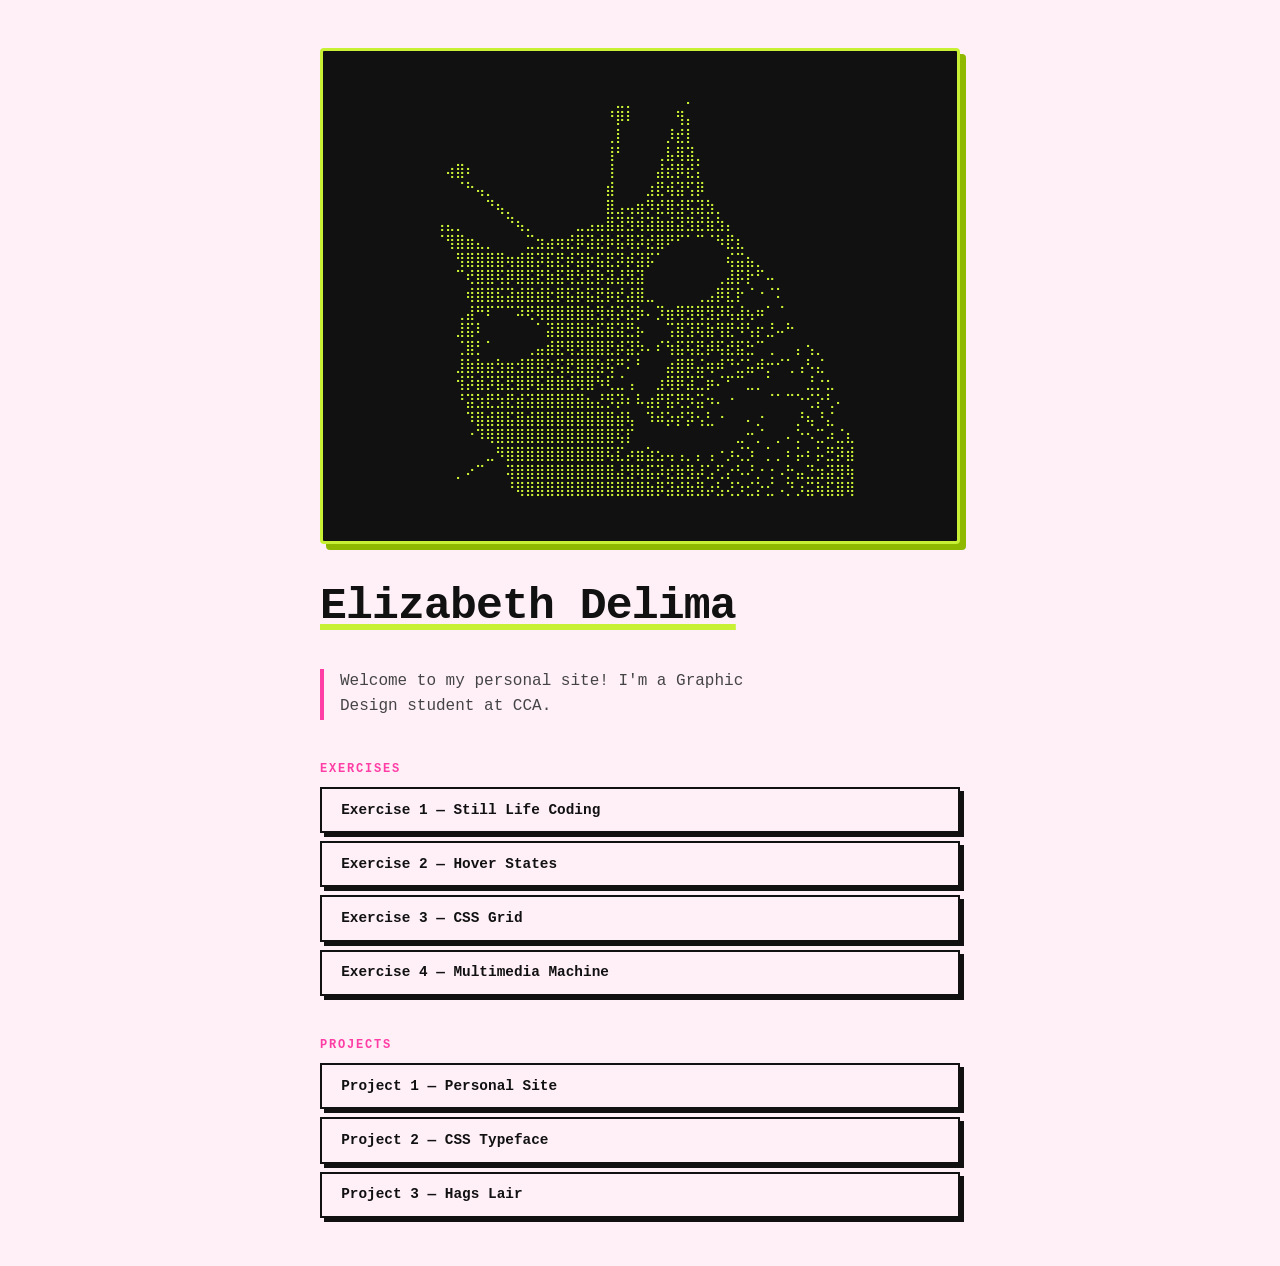
<file: index.html>
<!doctype html>
<html>
  <head>
    <title>Elizabeth Delima's Interactive Site</title>
    <meta charset="utf-8" />
    <link rel="stylesheet" href="assets/styles.css" />
  </head>

  <body>
    <!-- this is where my code is-->
    <div id="container">
      <pre>
      
⠀⠀⠀⠀⠀⠀⠀⠀⠀⠀⠀⠀⠀⠀⠀⠀⠀⠀⠀⠀⠀⠀⠀⠀⠀⠀⣀⡀⠀⠀⠀⠀⠀⠄⠀⠀⠀⠀⠀⠀⠀⠀⠀⠀⠀⠀⠀⠀⠀⠀
⠀⠀⠀⠀⠀⠀⠀⠀⠀⠀⠀⠀⠀⠀⠀⠀⠀⠀⠀⠀⠀⠀⠀⠀⠀⠘⡿⠇⠀⠀⠀⠀⢻⡄⠀⠀⠀⠀⠀⠀⠀⠀⠀⠀⠀⠀⠀⠀⠀⠀
⠀⠀⠀⠀⠀⠀⠀⠀⠀⠀⠀⠀⠀⠀⠀⠀⠀⠀⠀⠀⠀⠀⠀⠀⠀⢀⡇⠀⠀⠀⠀⡸⣞⡇⠀⠀⠀⠀⠀⠀⠀⠀⠀⠀⠀⠀⠀⠀⠀⠀
⠀⠀⠀⠀⠀⠀⠀⠀⠀⠀⠀⠀⠀⠀⠀⠀⠀⠀⠀⠀⠀⠀⠀⠀⠀⢸⠃⠀⠀⠀⢀⣧⢿⣽⡀⠀⠀⠀⠀⠀⠀⠀⠀⠀⠀⠀⠀⠀⠀⠀
⠀⠀⠀⠀⠀⠀⠀⠀⠀⢴⣿⠆⠀⠀⠀⠀⠀⠀⠀⠀⠀⠀⠀⠀⠀⢸⠀⠀⠀⠀⣼⣞⡿⣞⡅⠀⠀⠀⠀⠀⠀⠀⠀⠀⠀⠀⠀⠀⠀⠀
⠀⠀⠀⠀⠀⠀⠀⠀⠀⠀⠈⠓⢤⡀⠀⠀⠀⠀⠀⠀⠀⠀⠀⠀⠀⣾⠀⠀⠀⣰⣟⢾⣽⢫⡿⠀⠀⠀⠀⠀⠀⠀⠀⠀⠀⠀⠀⠀⠀⠀
⠀⠀⠀⠀⠀⠀⠀⠀⠀⠀⠀⠀⠀⠙⢦⡀⠀⠀⠀⠀⠀⠀⠀⠀⠀⣿⣠⢤⣶⡻⣞⣿⣺⢯⣽⣳⡀⠀⠀⠀⠀⠀⠀⠀⠀⠀⠀⠀⠀⠀
⠀⠀⠀⠀⠀⠀⠀⠀⢠⣄⡀⠀⠀⠀⠀⠙⢦⡀⠀⠀⠀⠀⣀⣠⣤⣿⣽⣻⢾⣽⣷⣾⣽⣻⣞⣷⣳⡄⠀⠀⠀⠀⠀⠀⠀⠀⠀⠀⠀⠀
⠀⠀⠀⠀⠀⠀⠀⠀⠈⢻⣿⣶⣄⡀⠀⠀⠀⣉⣲⣴⢶⣞⡿⣽⣞⡷⣯⢿⡽⣞⣿⠟⠋⠁⠉⠈⠳⣟⣆⠀⠀⠀⠀⠀⠀⠀⠀⠀⠀⠀
⠀⠀⠀⠀⠀⠀⠀⠀⠀⠀⢻⣿⣿⣿⣿⢶⣾⣿⡽⣯⣟⡾⣽⡷⣯⣟⡽⡾⣽⡯⠁⠀⠀⠀⠀⠀⠀⢮⣭⣦⡀⠀⠀⠀⠀⠀⠀⠀⠀⠀
⠀⠀⠀⠀⠀⠀⠀⠀⠀⠀⠉⢞⣿⣿⢯⡿⣿⣯⣟⣷⣯⢿⣳⣟⡷⣽⣼⣻⣽⠀⠀⠀⠀⠀⠀⠀⢀⣼⡯⡗⠋⠤⠀⠀⠀⠀⠀⠀⠀⠀
⠀⠀⠀⠀⠀⠀⠀⠀⠀⠀⠀⢾⣿⣿⣯⣽⣾⣿⣾⣗⡿⣯⡷⣯⣟⡷⣞⣼⣿⣀⠀⠀⠀⠀⢀⣠⡿⣏⡗⠈⠐⠈⠅⠀⠀⠀⠀⠀⠀⠀
⠀⠀⠀⠀⠀⠀⠀⠀⠀⠀⢀⣼⠛⠏⠉⠉⠽⢟⢿⣿⣿⣿⣿⣷⣻⢾⡽⣞⡷⠄⡹⣶⢿⣻⢿⣻⡽⢯⣼⢦⠶⠁⠈⠀⠀⠀⠀⠀⠀⠀
⠀⠀⠀⠀⠀⠀⠀⠀⠀⠀⣸⣯⠇⠀⠀⠀⠀⠀⠁⣽⣿⣿⣿⣷⣯⣿⣽⣛⡦⠀⠀⢩⣿⣹⢯⣷⢻⣟⠺⢣⡖⣘⠤⠓⠀⠀⠀⠀⠀⠀
⠀⠀⠀⠀⠀⠀⠀⠀⠀⠀⢈⣿⡃⠁⠀⠀⠀⢀⣤⣾⣟⢿⣻⣿⣿⣟⡾⣽⡳⠄⠎⢳⣯⢯⣟⡾⢯⣞⣯⣓⠉⢀⠀⠀⡄⢢⡀⠀⠀⠀
⠀⠀⠀⠀⠀⠀⠀⠀⠀⠀⣸⣷⣷⣶⣳⣶⣺⣿⣿⣳⢯⣟⣿⣿⣳⢯⠛⠅⠃⠀⠀⣴⣿⡿⣬⢶⠾⠙⣊⣥⠾⡒⠊⢁⢠⠣⣌⠀⠀⠀
⠀⠀⠀⠀⠀⠀⠀⠀⠀⠀⢺⡽⣾⡽⣯⣟⣿⡿⣯⣿⣿⣾⢿⣿⠳⢏⣈⢠⠀⠀⣰⢿⡿⣽⣉⡶⠌⠋⠉⣀⡀⠁⠀⠀⠀⣘⡐⣂⠀⠀
⠀⠀⠀⠀⠀⠀⠀⠀⠀⠀⠘⣽⣳⣟⣳⣟⣾⣽⣿⣿⣿⣿⣿⣦⣜⡻⡽⠆⠧⣴⡟⣯⢟⡳⣭⠲⠄⠐⠀⠀⠀⠈⠁⠉⠑⢊⡕⢃⠄⠀
⠀⠀⠀⠀⠀⠀⠀⠀⠀⠀⠀⠹⣿⣾⣿⣯⣿⣾⣿⣿⣿⣿⣿⣿⣿⣿⣾⢧⠀⠹⠾⡵⡞⡽⢢⣃⠐⠀⠀⠄⡐⠀⠀⠀⡘⢦⠘⣌⠀⠀
⠀⠀⠀⠀⠀⠀⠀⠀⠀⠀⠀⠐⠹⢿⣿⣿⣿⣿⣿⣿⣿⣿⣿⣿⣿⣿⢯⡏⠀⠀⠀⠀⠀⠀⠀⠀⠀⠀⣀⠒⡈⠀⡀⠄⡑⠢⣉⠴⣈⣆
⠀⠀⠀⠀⠀⠀⠀⠀⠀⠀⠀⠀⠀⣀⠻⣿⣿⣿⣿⣿⣿⣿⣿⣿⣿⢯⣏⡴⣶⣵⣢⢤⢠⡀⡄⢠⠐⡰⢌⡱⠀⡁⡀⠆⡥⠆⡥⣛⡽⣾
⠀⠀⠀⠀⠀⠀⠀⠀⠀⠀⡀⠔⠉⠀⠀⢽⣿⣿⣿⣿⣿⣿⣿⣿⣿⣿⣼⣻⢷⣯⡽⣞⣷⣻⡼⣡⢋⡔⠣⠜⡐⢐⠠⡓⣤⣙⣲⣽⣻⢷
⠀⠀⠀⠀⠀⠀⠀⠀⠀⠀⠀⠀⠀⠀⠀⠘⢿⣿⣿⣿⣿⣿⣿⣿⣿⣿⣿⣿⣿⣷⡿⣽⣞⣷⣻⡴⣣⢜⡱⣊⡕⣊⠠⡙⡰⣭⢷⣯⣿⢿
    </pre
      >

      <!-- about me-->
      <h1>Elizabeth Delima</h1>
      <p class="desc">
        Welcome to my personal site! I'm a Graphic Design student at CCA.
      </p>

      <!-- my work -->
      <div id="exercises">
        <h3>Exercises</h3>
        <div class="btn-group">
          <a class="btn" href="../../Still-life-coding/index.html"
            >Exercise 1 — Still Life Coding</a
          >
          <a class="btn" href="../../hover-states/hover-states/index.html"
            >Exercise 2 — Hover States</a
          >
          <a class="btn" href="../../css-grid/index.html"
            >Exercise 3 — CSS Grid</a
          >
          <a class="btn" href="../../multimedia_machine/index.html"
            >Exercise 4 — Multimedia Machine</a
          >
        </div>
      </div>

      <div id="projects">
        <h3>Projects</h3>
        <div class="btn-group">
          <a class="btn" href="#">Project 1 — Personal Site</a>
          <a
            class="btn"
            href="projects/2_css-typeface/index.html"
            target="_blank"
            >Project 2 — CSS Typeface</a
          >
          <a class="btn" href="projects/3_hags-lair/index.html" target="_blank"
            >Project 3 — Hags Lair</a
          >
        </div>
      </div>
    </div>
    <script>
      const colors = ["#ff3ea5", "#c8f135", "#ffd6ee", "#8fb800", "#ff85c8"];
      document.addEventListener("mousemove", (e) => {
        const dot = document.createElement("div");
        dot.classList.add("trail-dot");
        dot.style.left = e.clientX + "px";
        dot.style.top = e.clientY + "px";
        dot.style.backgroundColor =
          colors[Math.floor(Math.random() * colors.length)];
        document.body.appendChild(dot);
        dot.addEventListener("animationend", () => dot.remove());
      });
    </script>
  </body>
</html>
</file>
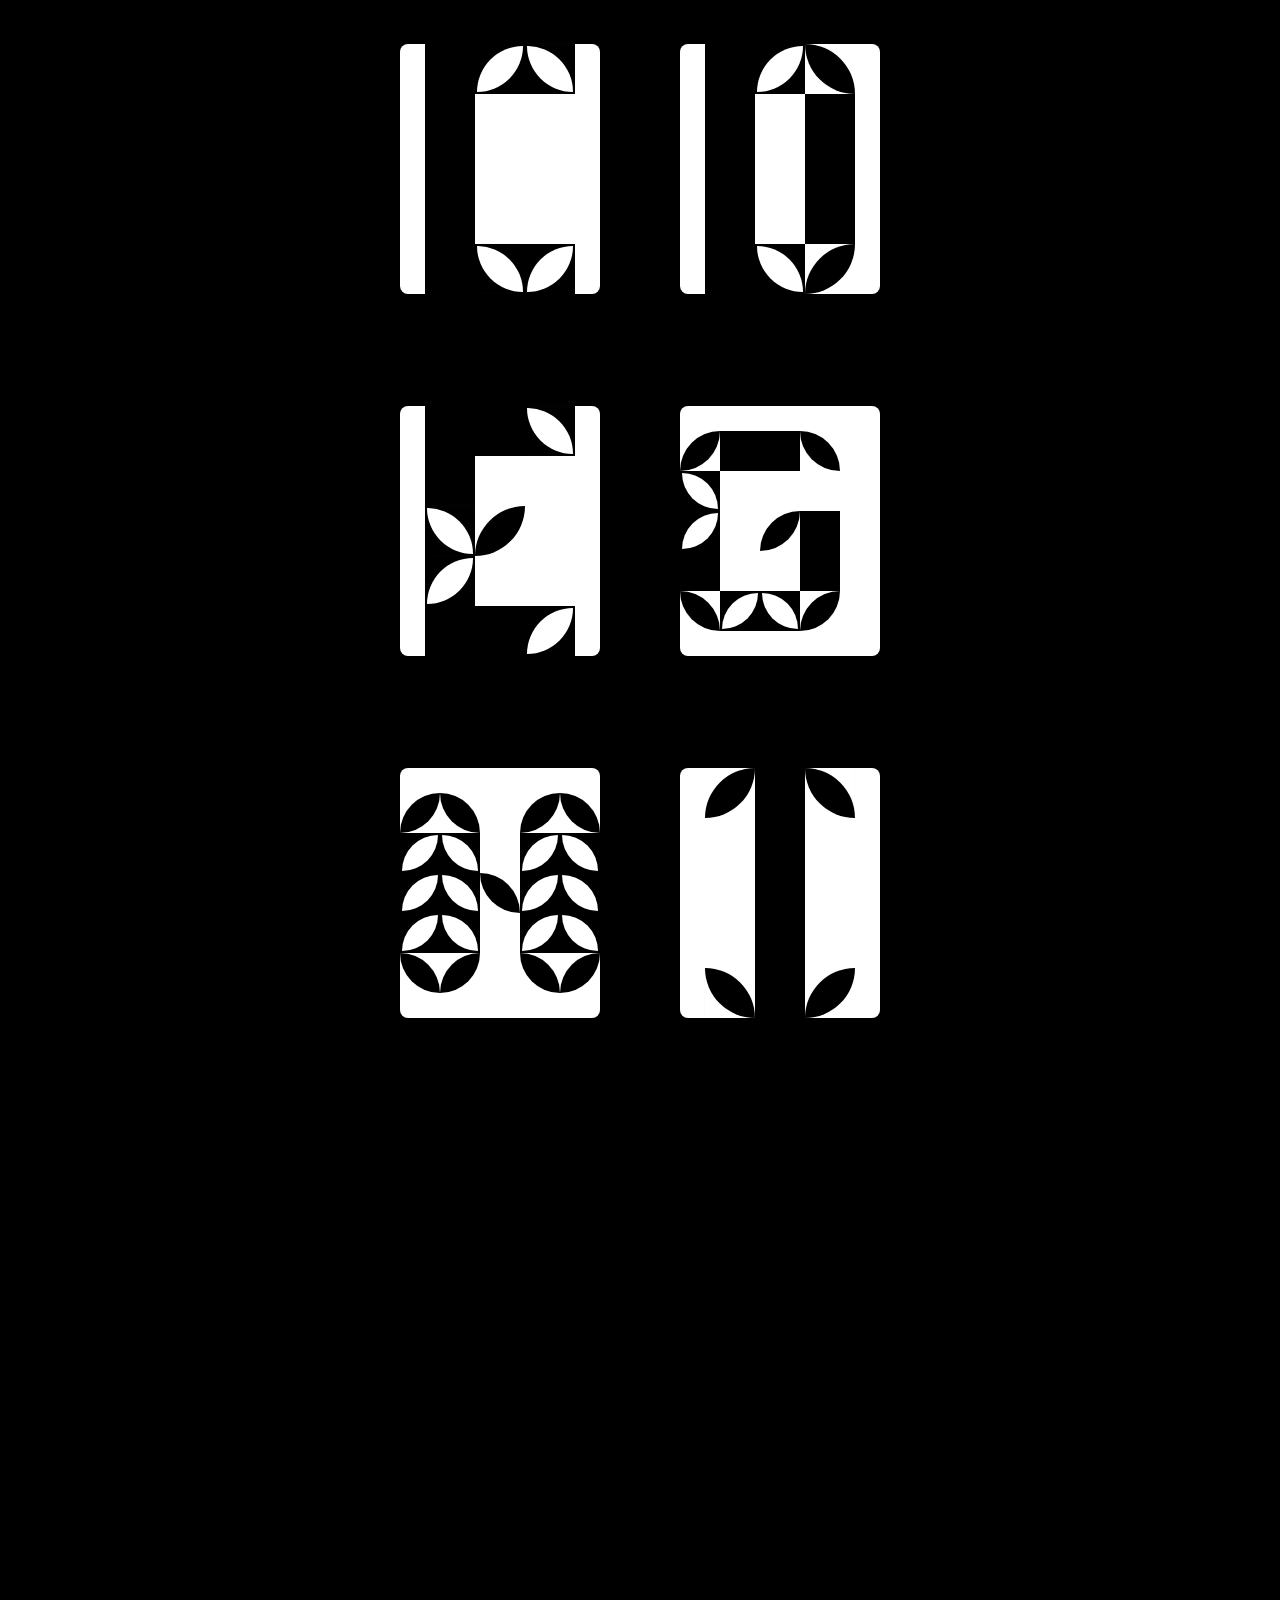
<file: projects/2_css-typeface/index.html>
<!doctype html>
<html lang="en">
  <head>
    <meta charset="UTF-8" />
    <meta name="viewport" content="width=device-width, initial-scale=1.0" />
    <title>Document</title>
    <link rel="stylesheet" href="assets/styles.css" />
  </head>
  <body>
    <!-- Parts for reference (uncomment to use): -->

    <!-- inverted leaf, no border-->
    <!-- <div class="box invert no-border">
        <div class="circle" id="c1"></div>
        <div class="circle" id="c2"></div>
      </div> -->

    <!-- box with border -->
    <!-- <div class="box"></div> -->

    <!-- inverted box -->
    <!-- <div class="box invert"></div> -->

    <div class="letter-grid">
      <div class="card">
        <div class="card-inner">
          <div class="card-front">
            <!-- letter c V1 (FRONT) -->
            <section id="letter-c">
              <div class="box invert"></div>

              <!-- leaf -->
              <div class="box" id="b1">
                <div class="ink">
                  <div class="circle" id="c1"></div>
                  <div class="circle" id="c2"></div>
                </div>
              </div>

              <!-- rotated leaf (270°) -->
              <div class="box r270">
                <div class="ink">
                  <div class="circle" id="c1"></div>
                  <div class="circle" id="c2"></div>
                </div>
              </div>

              <div class="box invert"></div>
              <div class="box no-border"></div>
              <div class="box no-border"></div>
              <div class="box invert"></div>
              <div class="box no-border"></div>
              <div class="box no-border"></div>
              <div class="box invert"></div>
              <div class="box no-border"></div>
              <div class="box no-border"></div>
              <div class="box invert"></div>

              <div class="box r270">
                <div class="ink">
                  <div class="circle" id="c1"></div>
                  <div class="circle" id="c2"></div>
                </div>
              </div>

              <div class="box" id="b1">
                <div class="ink">
                  <div class="circle" id="c1"></div>
                  <div class="circle" id="c2"></div>
                </div>
              </div>
            </section>
          </div>

          <div class="card-back">
            <!-- letter c V2 (BACK) -->
            <section id="letter-c">
              <div class="box"></div>

              <div class="box invert no-border">
                <div class="circle" id="c1"></div>
                <div class="circle" id="c2"></div>
              </div>

              <div class="box invert no-border r90">
                <div class="circle" id="c1"></div>
                <div class="circle" id="c2"></div>
              </div>

              <div class="box"></div>
              <div class="box no-border"></div>
              <div class="box no-border"></div>
              <div class="box"></div>
              <div class="box no-border"></div>
              <div class="box no-border"></div>
              <div class="box"></div>
              <div class="box no-border"></div>
              <div class="box no-border"></div>
              <div class="box"></div>

              <div class="box invert no-border r90">
                <div class="circle" id="c1"></div>
                <div class="circle" id="c2"></div>
              </div>

              <div class="box invert no-border">
                <div class="circle" id="c1"></div>
                <div class="circle" id="c2"></div>
              </div>
            </section>
          </div>
        </div>
      </div>

      <div class="card">
        <div class="card-inner">
          <div class="card-front">
            <!-- letter d V1 -->
            <section id="letter-c">
              <div class="box invert"></div>

              <div class="box" id="b1">
                <div class="ink">
                  <div class="circle" id="c1"></div>
                  <div class="circle" id="c2"></div>
                </div>
              </div>

              <div class="box invert no-border">
                <div class="circle" style="top: 0; left: -100%"></div>
                <div class="circle" style="top: -100%; left: 0"></div>
              </div>

              <div class="box invert"></div>

              <div class="box no-border"></div>

              <div class="box invert"></div>

              <div class="box invert"></div>

              <div class="box no-border"></div>

              <div class="box invert"></div>

              <div class="box invert"></div>

              <div class="box no-border"></div>

              <div class="box invert"></div>

              <div class="box invert"></div>

              <div class="box">
                <div class="ink">
                  <div class="circle" style="top: -100%; left: 0"></div>
                  <div class="circle" style="top: 0; left: -100%"></div>
                </div>
              </div>

              <div class="box invert no-border">
                <div class="circle" id="c1"></div>
                <div class="circle" id="c2"></div>
              </div>
            </section>
          </div>

          <div class="card-back">
            <!-- letter d V2 -->
            <section id="letter-c">
              <div class="box"></div>

              <div class="box invert no-border">
                <div class="circle" id="c1"></div>
                <div class="circle" id="c2"></div>
              </div>

              <div class="box invert no-border">
                <div class="circle" style="top: 0; left: -100%"></div>
                <div class="circle" style="top: -100%; left: 0"></div>
              </div>

              <div class="box"></div>

              <div class="box no-border"></div>

              <div class="box"></div>

              <div class="box"></div>

              <div class="box no-border"></div>

              <div class="box"></div>

              <div class="box"></div>

              <div class="box no-border"></div>

              <div class="box"></div>

              <div class="box"></div>

              <div class="box invert no-border">
                <div class="circle" style="top: 0; left: -100%"></div>
                <div class="circle" style="top: -100%; left: 0"></div>
              </div>

              <div class="box invert no-border">
                <div class="circle" id="c1"></div>
                <div class="circle" id="c2"></div>
              </div>
            </section>
          </div>
        </div>
      </div>

      <div class="card">
        <div class="card-inner">
          <div class="card-front">
            <!-- letter e V1 -->
            <section id="letter-c">
              <div class="box invert"></div>

              <div class="box invert"></div>

              <!-- rotated leaf (270°) -->
              <div class="box r270">
                <div class="ink">
                  <div class="circle" id="c1"></div>
                  <div class="circle" id="c2"></div>
                </div>
              </div>

              <div class="box invert"></div>

              <div class="box no-border"></div>

              <div class="box no-border"></div>

              <div class="box r270">
                <div class="ink">
                  <div class="circle" id="c1"></div>
                  <div class="circle" id="c2"></div>
                </div>
              </div>

              <div class="box invert no-border">
                <div class="circle" id="c1"></div>
                <div class="circle" id="c2"></div>
              </div>

              <div class="box no-border"></div>

              <div class="box" id="b1">
                <div class="ink">
                  <div class="circle" id="c1"></div>
                  <div class="circle" id="c2"></div>
                </div>
              </div>

              <div class="box no-border"></div>

              <div class="box no-border"></div>

              <div class="box invert"></div>

              <div class="box invert"></div>

              <div class="box" id="b1">
                <div class="ink">
                  <div class="circle" id="c1"></div>
                  <div class="circle" id="c2"></div>
                </div>
              </div>
            </section>
          </div>

          <div class="card-back">
            <!-- letter e V2 -->
            <section id="letter-c">
              <div class="box"></div>

              <div class="box"></div>

              <div class="box invert no-border">
                <div class="circle" style="top: 0; left: -100%"></div>
                <div class="circle" style="top: -100%; left: 0"></div>
              </div>

              <div class="box"></div>

              <div class="box no-border"></div>

              <div class="box no-border"></div>

              <div class="box invert no-border">
                <div class="circle" style="top: 0; left: -100%"></div>
                <div class="circle" style="top: -100%; left: 0"></div>
              </div>

              <div class="box invert no-border">
                <div class="circle" id="c1"></div>
                <div class="circle" id="c2"></div>
              </div>

              <div class="box no-border"></div>

              <div class="box invert no-border">
                <div class="circle" id="c1"></div>
                <div class="circle" id="c2"></div>
              </div>

              <div class="box no-border"></div>

              <div class="box no-border"></div>

              <div class="box"></div>

              <div class="box"></div>

              <div class="box invert no-border">
                <div class="circle" id="c1"></div>
                <div class="circle" id="c2"></div>
              </div>
            </section>
          </div>
        </div>
      </div>

      <div class="card">
        <div class="card-inner">
          <div class="card-front">
            <!-- letter g V1 -->
            <section id="letter-u">
              <div class="box-u invert no-border">
                <div class="circle" id="c1"></div>
                <div class="circle" id="c2"></div>
              </div>

              <div class="box-u invert"></div>

              <div class="box-u invert"></div>

              <div class="box-u invert no-border r90">
                <div class="circle" id="c1"></div>
                <div class="circle" id="c2"></div>
              </div>

              <div class="box-u no-border"></div>

              <div class="box-u r270">
                <div class="ink">
                  <div class="circle" id="c1"></div>
                  <div class="circle" id="c2"></div>
                </div>
              </div>

              <div class="box-u no-border"></div>

              <div class="box-u no-border"></div>

              <div class="box-u no-border"></div>

              <div class="box-u no-border"></div>

              <div class="box-u" id="b1">
                <div class="ink">
                  <div class="circle" id="c1"></div>
                  <div class="circle" id="c2"></div>
                </div>
              </div>

              <div class="box-u no-border"></div>

              <div class="box-u invert no-border">
                <div class="circle" id="c1"></div>
                <div class="circle" id="c2"></div>
              </div>

              <div class="box-u invert"></div>

              <div class="box-u no-border"></div>

              <div class="box-u invert"></div>

              <div class="box-u no-border"></div>

              <div class="box-u no-border"></div>

              <div class="box-u invert"></div>

              <div class="box-u no-border"></div>

              <div class="box-u invert no-border r90">
                <div class="circle" id="c1"></div>
                <div class="circle" id="c2"></div>
              </div>

              <div class="box-u" id="b1">
                <div class="ink">
                  <div class="circle" id="c1"></div>
                  <div class="circle" id="c2"></div>
                </div>
              </div>

              <div class="box-u r270">
                <div class="ink">
                  <div class="circle" id="c1"></div>
                  <div class="circle" id="c2"></div>
                </div>
              </div>

              <div class="box-u invert no-border">
                <div class="circle" id="c1"></div>
                <div class="circle" id="c2"></div>
              </div>

              <div class="box-u no-border"></div>
            </section>
          </div>

          <div class="card-back">
            <!-- letter g V2 -->
            <section id="letter-u">
              <div class="box-u invert no-border">
                <div class="circle" id="c1"></div>
                <div class="circle" id="c2"></div>
              </div>

              <div class="box-u"></div>

              <div class="box-u"></div>

              <div class="box-u invert no-border r90">
                <div class="circle" id="c1"></div>
                <div class="circle" id="c2"></div>
              </div>

              <div class="box-u no-border"></div>

              <div class="box-u invert no-border r90">
                <div class="circle" id="c1"></div>
                <div class="circle" id="c2"></div>
              </div>

              <div class="box-u no-border"></div>

              <div class="box-u no-border"></div>

              <div class="box-u no-border"></div>

              <div class="box-u no-border"></div>

              <div class="box-u invert no-border">
                <div class="circle" id="c1"></div>
                <div class="circle" id="c2"></div>
              </div>

              <div class="box-u no-border"></div>

              <div class="box-u invert no-border">
                <div class="circle" id="c1"></div>
                <div class="circle" id="c2"></div>
              </div>

              <div class="box-u"></div>

              <div class="box-u no-border"></div>

              <div class="box-u"></div>

              <div class="box-u no-border"></div>

              <div class="box-u no-border"></div>

              <div class="box-u"></div>

              <div class="box-u no-border"></div>

              <div class="box-u invert no-border r90">
                <div class="circle" id="c1"></div>
                <div class="circle" id="c2"></div>
              </div>

              <div class="box-u invert no-border">
                <div class="circle" id="c1"></div>
                <div class="circle" id="c2"></div>
              </div>

              <div class="box-u invert no-border r90">
                <div class="circle" id="c1"></div>
                <div class="circle" id="c2"></div>
              </div>

              <div class="box-u invert no-border">
                <div class="circle" id="c1"></div>
                <div class="circle" id="c2"></div>
              </div>

              <div class="box-u no-border"></div>
            </section>
          </div>
        </div>
      </div>

      <div class="card">
        <div class="card-inner">
          <div class="card-front">
            <!-- letter h V1 -->
            <section id="letter-u">
              <div class="box-u invert no-border">
                <div class="circle" id="c1"></div>
                <div class="circle" id="c2"></div>
              </div>

              <div class="box-u invert no-border r90">
                <div class="circle" id="c1"></div>
                <div class="circle" id="c2"></div>
              </div>

              <div class="box-u no-border"></div>

              <div class="box-u invert no-border">
                <div class="circle" id="c1"></div>
                <div class="circle" id="c2"></div>
              </div>

              <div class="box-u invert no-border r90">
                <div class="circle" id="c1"></div>
                <div class="circle" id="c2"></div>
              </div>

              <div class="box-u" id="b1">
                <div class="ink">
                  <div class="circle" id="c1"></div>
                  <div class="circle" id="c2"></div>
                </div>
              </div>

              <div class="box-u r270">
                <div class="ink">
                  <div class="circle" id="c1"></div>
                  <div class="circle" id="c2"></div>
                </div>
              </div>

              <div class="box-u no-border"></div>

              <div class="box-u" id="b1">
                <div class="ink">
                  <div class="circle" id="c1"></div>
                  <div class="circle" id="c2"></div>
                </div>
              </div>

              <div class="box-u r270">
                <div class="ink">
                  <div class="circle" id="c1"></div>
                  <div class="circle" id="c2"></div>
                </div>
              </div>

              <div class="box-u" id="b1">
                <div class="ink">
                  <div class="circle" id="c1"></div>
                  <div class="circle" id="c2"></div>
                </div>
              </div>

              <div class="box-u r270">
                <div class="ink">
                  <div class="circle" id="c1"></div>
                  <div class="circle" id="c2"></div>
                </div>
              </div>

              <div class="box-u invert no-border r90">
                <div class="circle" id="c1"></div>
                <div class="circle" id="c2"></div>
              </div>

              <div class="box-u" id="b1">
                <div class="ink">
                  <div class="circle" id="c1"></div>
                  <div class="circle" id="c2"></div>
                </div>
              </div>

              <div class="box-u r270">
                <div class="ink">
                  <div class="circle" id="c1"></div>
                  <div class="circle" id="c2"></div>
                </div>
              </div>

              <div class="box-u" id="b1">
                <div class="ink">
                  <div class="circle" id="c1"></div>
                  <div class="circle" id="c2"></div>
                </div>
              </div>

              <div class="box-u r270">
                <div class="ink">
                  <div class="circle" id="c1"></div>
                  <div class="circle" id="c2"></div>
                </div>
              </div>

              <div class="box-u no-border"></div>

              <div class="box-u" id="b1">
                <div class="ink">
                  <div class="circle" id="c1"></div>
                  <div class="circle" id="c2"></div>
                </div>
              </div>

              <div class="box-u r270">
                <div class="ink">
                  <div class="circle" id="c1"></div>
                  <div class="circle" id="c2"></div>
                </div>
              </div>

              <div class="box-u invert no-border r90">
                <div class="circle" id="c1"></div>
                <div class="circle" id="c2"></div>
              </div>

              <div class="box-u invert no-border">
                <div class="circle" id="c1"></div>
                <div class="circle" id="c2"></div>
              </div>

              <div class="box-u no-border"></div>

              <div class="box-u invert no-border r90">
                <div class="circle" id="c1"></div>
                <div class="circle" id="c2"></div>
              </div>

              <div class="box-u invert no-border">
                <div class="circle" id="c1"></div>
                <div class="circle" id="c2"></div>
              </div>
            </section>
          </div>

          <div class="card-back">
            <!-- letter h V2 -->
            <section id="letter-u">
              <div class="box-u invert no-border">
                <div class="circle" id="c1"></div>
                <div class="circle" id="c2"></div>
              </div>

              <div class="box-u invert no-border r90">
                <div class="circle" id="c1"></div>
                <div class="circle" id="c2"></div>
              </div>

              <div class="box-u no-border"></div>

              <div class="box-u invert no-border">
                <div class="circle" id="c1"></div>
                <div class="circle" id="c2"></div>
              </div>

              <div class="box-u invert no-border r90">
                <div class="circle" id="c1"></div>
                <div class="circle" id="c2"></div>
              </div>

              <div class="box-u invert no-border r90">
                <div class="circle" id="c1"></div>
                <div class="circle" id="c2"></div>
              </div>

              <div class="box-u invert no-border">
                <div class="circle" id="c1"></div>
                <div class="circle" id="c2"></div>
              </div>

              <div class="box-u no-border"></div>

              <div class="box-u invert no-border r90">
                <div class="circle" id="c1"></div>
                <div class="circle" id="c2"></div>
              </div>

              <div class="box-u invert no-border">
                <div class="circle" id="c1"></div>
                <div class="circle" id="c2"></div>
              </div>

              <div class="box-u invert no-border">
                <div class="circle" id="c1"></div>
                <div class="circle" id="c2"></div>
              </div>

              <div class="box-u invert no-border r90">
                <div class="circle" id="c1"></div>
                <div class="circle" id="c2"></div>
              </div>

              <div class="box-u" id="b1">
                <div class="ink">
                  <div class="circle" id="c1"></div>
                  <div class="circle" id="c2"></div>
                </div>
              </div>

              <div class="box-u invert no-border">
                <div class="circle" id="c1"></div>
                <div class="circle" id="c2"></div>
              </div>

              <div class="box-u invert no-border r90">
                <div class="circle" id="c1"></div>
                <div class="circle" id="c2"></div>
              </div>

              <div class="box-u invert no-border">
                <div class="circle" id="c1"></div>
                <div class="circle" id="c2"></div>
              </div>

              <div class="box-u invert no-border r90">
                <div class="circle" id="c1"></div>
                <div class="circle" id="c2"></div>
              </div>

              <div class="box-u no-border"></div>

              <div class="box-u invert no-border">
                <div class="circle" id="c1"></div>
                <div class="circle" id="c2"></div>
              </div>

              <div class="box-u invert no-border r90">
                <div class="circle" id="c1"></div>
                <div class="circle" id="c2"></div>
              </div>

              <div class="box-u invert no-border r90">
                <div class="circle" id="c1"></div>
                <div class="circle" id="c2"></div>
              </div>

              <div class="box-u invert no-border">
                <div class="circle" id="c1"></div>
                <div class="circle" id="c2"></div>
              </div>

              <div class="box-u no-border"></div>

              <div class="box-u invert no-border r90">
                <div class="circle" id="c1"></div>
                <div class="circle" id="c2"></div>
              </div>

              <div class="box-u invert no-border">
                <div class="circle" id="c1"></div>
                <div class="circle" id="c2"></div>
              </div>
            </section>
          </div>
        </div>
      </div>

      <div class="card">
        <div class="card-inner">
          <div class="card-front">
            <!-- letter i V1 -->
            <section id="letter-c">
              <div class="box invert no-border">
                <div class="circle" id="c1"></div>
                <div class="circle" id="c2"></div>
              </div>

              <div class="box invert"></div>

              <div class="box invert no-border r90">
                <div class="circle" id="c1"></div>
                <div class="circle" id="c2"></div>
              </div>

              <div class="box no-border"></div>

              <div class="box invert"></div>

              <div class="box no-border"></div>

              <div class="box no-border"></div>

              <div class="box invert"></div>

              <div class="box no-border"></div>

              <div class="box no-border"></div>

              <div class="box invert"></div>

              <div class="box no-border"></div>

              <div class="box invert no-border r90">
                <div class="circle" id="c1"></div>
                <div class="circle" id="c2"></div>
              </div>

              <div class="box invert"></div>

              <div class="box invert no-border">
                <div class="circle" id="c1"></div>
                <div class="circle" id="c2"></div>
              </div>
            </section>
          </div>

          <div class="card-back">
            <!-- letter i V2 -->
            <section id="letter-c">
              <div class="box invert no-border">
                <div class="circle" id="c1"></div>
                <div class="circle" id="c2"></div>
              </div>

              <div class="box"></div>

              <div class="box invert no-border r90">
                <div class="circle" id="c1"></div>
                <div class="circle" id="c2"></div>
              </div>

              <div class="box no-border"></div>

              <div class="box"></div>

              <div class="box no-border"></div>

              <div class="box no-border"></div>

              <div class="box"></div>

              <div class="box no-border"></div>

              <div class="box no-border"></div>

              <div class="box"></div>

              <div class="box no-border"></div>

              <div class="box invert no-border r90">
                <div class="circle" id="c1"></div>
                <div class="circle" id="c2"></div>
              </div>

              <div class="box"></div>

              <div class="box invert no-border">
                <div class="circle" id="c1"></div>
                <div class="circle" id="c2"></div>
              </div>
            </section>
          </div>
        </div>
      </div>

      <div class="card">
        <div class="card-inner">
          <div class="card-front">
            <!-- letter l V1 -->
            <section id="letter-u">
              <div class="box-u invert no-border">
                <div class="circle" id="c1"></div>
                <div class="circle" id="c2"></div>
              </div>

              <div class="box-u invert no-border r90">
                <div class="circle" id="c1"></div>
                <div class="circle" id="c2"></div>
              </div>

              <div class="box-u no-border"></div>

              <div class="box-u no-border"></div>

              <div class="box-u no-border"></div>

              <div class="box-u" id="b1">
                <div class="ink">
                  <div class="circle" id="c1"></div>
                  <div class="circle" id="c2"></div>
                </div>
              </div>

              <div class="box-u r270">
                <div class="ink">
                  <div class="circle" id="c1"></div>
                  <div class="circle" id="c2"></div>
                </div>
              </div>

              <div class="box-u no-border"></div>

              <div class="box-u no-border"></div>

              <div class="box-u no-border"></div>

              <div class="box-u" id="b1">
                <div class="ink">
                  <div class="circle" id="c1"></div>
                  <div class="circle" id="c2"></div>
                </div>
              </div>

              <div class="box-u r270">
                <div class="ink">
                  <div class="circle" id="c1"></div>
                  <div class="circle" id="c2"></div>
                </div>
              </div>

              <div class="box-u no-border"></div>

              <div class="box-u no-border"></div>

              <div class="box-u no-border"></div>

              <div class="box-u" id="b1">
                <div class="ink">
                  <div class="circle" id="c1"></div>
                  <div class="circle" id="c2"></div>
                </div>
              </div>

              <div class="box-u r270">
                <div class="ink">
                  <div class="circle" id="c1"></div>
                  <div class="circle" id="c2"></div>
                </div>
              </div>

              <div class="box-u r270">
                <div class="ink">
                  <div class="circle" id="c1"></div>
                  <div class="circle" id="c2"></div>
                </div>
              </div>

              <div class="box-u r270">
                <div class="ink">
                  <div class="circle" id="c1"></div>
                  <div class="circle" id="c2"></div>
                </div>
              </div>

              <div class="box-u invert no-border r90">
                <div class="circle" id="c1"></div>
                <div class="circle" id="c2"></div>
              </div>

              <div class="box-u invert no-border r90">
                <div class="circle" id="c1"></div>
                <div class="circle" id="c2"></div>
              </div>

              <div class="box-u" id="b1">
                <div class="ink">
                  <div class="circle" id="c1"></div>
                  <div class="circle" id="c2"></div>
                </div>
              </div>

              <div class="box-u" id="b1">
                <div class="ink">
                  <div class="circle" id="c1"></div>
                  <div class="circle" id="c2"></div>
                </div>
              </div>

              <div class="box-u" id="b1">
                <div class="ink">
                  <div class="circle" id="c1"></div>
                  <div class="circle" id="c2"></div>
                </div>
              </div>

              <div class="box-u invert no-border">
                <div class="circle" id="c1"></div>
                <div class="circle" id="c2"></div>
              </div>
            </section>
          </div>

          <div class="card-back">
            <!-- letter l V2 -->
            <section id="letter-u">
              <div class="box-u invert no-border">
                <div class="circle" id="c1"></div>
                <div class="circle" id="c2"></div>
              </div>

              <div class="box-u invert no-border r90">
                <div class="circle" id="c1"></div>
                <div class="circle" id="c2"></div>
              </div>

              <div class="box-u no-border"></div>

              <div class="box-u no-border"></div>

              <div class="box-u no-border"></div>

              <div class="box-u invert no-border">
                <div class="circle" id="c1"></div>
                <div class="circle" id="c2"></div>
              </div>

              <div class="box-u invert no-border r90">
                <div class="circle" id="c1"></div>
                <div class="circle" id="c2"></div>
              </div>

              <div class="box-u no-border"></div>

              <div class="box-u no-border"></div>

              <div class="box-u no-border"></div>

              <div class="box-u invert no-border">
                <div class="circle" id="c1"></div>
                <div class="circle" id="c2"></div>
              </div>

              <div class="box-u invert no-border r90">
                <div class="circle" id="c1"></div>
                <div class="circle" id="c2"></div>
              </div>

              <div class="box-u no-border"></div>

              <div class="box-u no-border"></div>

              <div class="box-u no-border"></div>

              <div class="box-u invert no-border">
                <div class="circle" id="c1"></div>
                <div class="circle" id="c2"></div>
              </div>

              <div class="box-u invert no-border r90">
                <div class="circle" id="c1"></div>
                <div class="circle" id="c2"></div>
              </div>

              <div class="box-u invert no-border r90">
                <div class="circle" id="c1"></div>
                <div class="circle" id="c2"></div>
              </div>

              <div class="box-u invert no-border r90">
                <div class="circle" id="c1"></div>
                <div class="circle" id="c2"></div>
              </div>

              <div class="box-u invert no-border r90">
                <div class="circle" id="c1"></div>
                <div class="circle" id="c2"></div>
              </div>

              <div class="box-u invert no-border r90">
                <div class="circle" id="c1"></div>
                <div class="circle" id="c2"></div>
              </div>

              <div class="box-u invert no-border">
                <div class="circle" id="c1"></div>
                <div class="circle" id="c2"></div>
              </div>

              <div class="box-u invert no-border">
                <div class="circle" id="c1"></div>
                <div class="circle" id="c2"></div>
              </div>

              <div class="box-u invert no-border">
                <div class="circle" id="c1"></div>
                <div class="circle" id="c2"></div>
              </div>

              <div class="box-u invert no-border">
                <div class="circle" id="c1"></div>
                <div class="circle" id="c2"></div>
              </div>
            </section>
          </div>
        </div>
      </div>

      <div class="card">
        <div class="card-inner">
          <div class="card-front">
            <!-- letter o V1 -->
            <section id="letter-u">
              <div class="box-u invert no-border">
                <div class="circle" id="c1"></div>
                <div class="circle" id="c2"></div>
              </div>

              <div class="box-u" id="b1">
                <div class="ink">
                  <div class="circle" id="c1"></div>
                  <div class="circle" id="c2"></div>
                </div>
              </div>

              <div class="box-u r270">
                <div class="ink">
                  <div class="circle" id="c1"></div>
                  <div class="circle" id="c2"></div>
                </div>
              </div>

              <div class="box-u invert no-border r90">
                <div class="circle" id="c1"></div>
                <div class="circle" id="c2"></div>
              </div>

              <div class="box-u no-border"></div>

              <div class="box-u invert"></div>

              <div class="box-u no-border"></div>

              <div class="box-u no-border"></div>

              <div class="box-u invert"></div>

              <div class="box-u no-border"></div>

              <div class="box-u invert"></div>

              <div class="box-u no-border"></div>

              <div class="box-u no-border"></div>

              <div class="box-u invert"></div>

              <div class="box-u no-border"></div>

              <div class="box-u invert"></div>

              <div class="box-u no-border"></div>

              <div class="box-u no-border"></div>

              <div class="box-u invert"></div>

              <div class="box-u no-border"></div>

              <div class="box-u invert no-border r90">
                <div class="circle" id="c1"></div>
                <div class="circle" id="c2"></div>
              </div>

              <div class="box-u r270">
                <div class="ink">
                  <div class="circle" id="c1"></div>
                  <div class="circle" id="c2"></div>
                </div>
              </div>

              <div class="box-u" id="b1">
                <div class="ink">
                  <div class="circle" id="c1"></div>
                  <div class="circle" id="c2"></div>
                </div>
              </div>

              <div class="box-u invert no-border">
                <div class="circle" id="c1"></div>
                <div class="circle" id="c2"></div>
              </div>

              <div class="box-u no-border"></div>
            </section>
          </div>

          <div class="card-back">
            <!-- letter o V2 -->
            <section id="letter-u">
              <div class="box-u invert no-border">
                <div class="circle" id="c1"></div>
                <div class="circle" id="c2"></div>
              </div>

              <div class="box-u"></div>

              <div class="box-u"></div>

              <div class="box-u invert no-border r90">
                <div class="circle" id="c1"></div>
                <div class="circle" id="c2"></div>
              </div>

              <div class="box-u no-border"></div>

              <div class="box-u"></div>

              <div class="box-u no-border"></div>

              <div class="box-u no-border"></div>

              <div class="box-u"></div>

              <div class="box-u no-border"></div>

              <div class="box-u"></div>

              <div class="box-u no-border"></div>

              <div class="box-u no-border"></div>

              <div class="box-u"></div>

              <div class="box-u no-border"></div>

              <div class="box-u"></div>

              <div class="box-u no-border"></div>

              <div class="box-u no-border"></div>

              <div class="box-u"></div>

              <div class="box-u no-border"></div>

              <div class="box-u invert no-border r90">
                <div class="circle" id="c1"></div>
                <div class="circle" id="c2"></div>
              </div>

              <div class="box-u"></div>

              <div class="box-u"></div>

              <div class="box-u invert no-border">
                <div class="circle" id="c1"></div>
                <div class="circle" id="c2"></div>
              </div>

              <div class="box-u no-border"></div>
            </section>
          </div>
        </div>
      </div>

      <div class="card">
        <div class="card-inner">
          <div class="card-front">
            <!-- letter u V1 -->
            <section id="letter-u">
              <div class="box-u invert no-border">
                <div class="circle" id="c1"></div>
                <div class="circle" id="c2"></div>
              </div>

              <div class="box-u invert no-border r90">
                <div class="circle" id="c1"></div>
                <div class="circle" id="c2"></div>
              </div>

              <div class="box-u no-border"></div>

              <div class="box-u invert no-border">
                <div class="circle" id="c1"></div>
                <div class="circle" id="c2"></div>
              </div>

              <div class="box-u invert no-border r90">
                <div class="circle" id="c1"></div>
                <div class="circle" id="c2"></div>
              </div>

              <div class="box-u" id="b1">
                <div class="ink">
                  <div class="circle" id="c1"></div>
                  <div class="circle" id="c2"></div>
                </div>
              </div>

              <div class="box-u r270">
                <div class="ink">
                  <div class="circle" id="c1"></div>
                  <div class="circle" id="c2"></div>
                </div>
              </div>

              <div class="box-u no-border"></div>

              <div class="box-u" id="b1">
                <div class="ink">
                  <div class="circle" id="c1"></div>
                  <div class="circle" id="c2"></div>
                </div>
              </div>

              <div class="box-u r270">
                <div class="ink">
                  <div class="circle" id="c1"></div>
                  <div class="circle" id="c2"></div>
                </div>
              </div>

              <div class="box-u" id="b1">
                <div class="ink">
                  <div class="circle" id="c1"></div>
                  <div class="circle" id="c2"></div>
                </div>
              </div>

              <div class="box-u r270">
                <div class="ink">
                  <div class="circle" id="c1"></div>
                  <div class="circle" id="c2"></div>
                </div>
              </div>

              <div class="box-u no-border"></div>

              <div class="box-u" id="b1">
                <div class="ink">
                  <div class="circle" id="c1"></div>
                  <div class="circle" id="c2"></div>
                </div>
              </div>

              <div class="box-u r270">
                <div class="ink">
                  <div class="circle" id="c1"></div>
                  <div class="circle" id="c2"></div>
                </div>
              </div>

              <div class="box-u" id="b1">
                <div class="ink">
                  <div class="circle" id="c1"></div>
                  <div class="circle" id="c2"></div>
                </div>
              </div>

              <div class="box-u r270">
                <div class="ink">
                  <div class="circle" id="c1"></div>
                  <div class="circle" id="c2"></div>
                </div>
              </div>

              <div class="box-u no-border"></div>

              <div class="box-u" id="b1">
                <div class="ink">
                  <div class="circle" id="c1"></div>
                  <div class="circle" id="c2"></div>
                </div>
              </div>

              <div class="box-u r270">
                <div class="ink">
                  <div class="circle" id="c1"></div>
                  <div class="circle" id="c2"></div>
                </div>
              </div>

              <div class="box-u invert no-border r90">
                <div class="circle" id="c1"></div>
                <div class="circle" id="c2"></div>
              </div>

              <div class="box-u r270">
                <div class="ink">
                  <div class="circle" id="c1"></div>
                  <div class="circle" id="c2"></div>
                </div>
              </div>

              <div class="box-u invert"></div>

              <div class="box-u" id="b1">
                <div class="ink">
                  <div class="circle" id="c1"></div>
                  <div class="circle" id="c2"></div>
                </div>
              </div>

              <div class="box-u invert no-border">
                <div class="circle" id="c1"></div>
                <div class="circle" id="c2"></div>
              </div>
            </section>
          </div>

          <div class="card-back">
            <!-- letter u V2 -->
            <section id="letter-u">
              <div class="box-u invert no-border">
                <div class="circle" id="c1"></div>
                <div class="circle" id="c2"></div>
              </div>

              <div class="box-u invert no-border r90">
                <div class="circle" id="c1"></div>
                <div class="circle" id="c2"></div>
              </div>

              <div class="box-u no-border"></div>

              <div class="box-u invert no-border">
                <div class="circle" id="c1"></div>
                <div class="circle" id="c2"></div>
              </div>

              <div class="box-u invert no-border r90">
                <div class="circle" id="c1"></div>
                <div class="circle" id="c2"></div>
              </div>

              <div class="box-u invert no-border r90">
                <div class="circle" id="c1"></div>
                <div class="circle" id="c2"></div>
              </div>

              <div class="box-u invert no-border">
                <div class="circle" id="c1"></div>
                <div class="circle" id="c2"></div>
              </div>

              <div class="box-u no-border"></div>

              <div class="box-u invert no-border r90">
                <div class="circle" id="c1"></div>
                <div class="circle" id="c2"></div>
              </div>

              <div class="box-u invert no-border">
                <div class="circle" id="c1"></div>
                <div class="circle" id="c2"></div>
              </div>

              <div class="box-u invert no-border">
                <div class="circle" id="c1"></div>
                <div class="circle" id="c2"></div>
              </div>

              <div class="box-u invert no-border r90">
                <div class="circle" id="c1"></div>
                <div class="circle" id="c2"></div>
              </div>

              <div class="box-u no-border"></div>

              <div class="box-u invert no-border">
                <div class="circle" id="c1"></div>
                <div class="circle" id="c2"></div>
              </div>

              <div class="box-u invert no-border r90">
                <div class="circle" id="c1"></div>
                <div class="circle" id="c2"></div>
              </div>

              <div class="box-u invert no-border">
                <div class="circle" id="c1"></div>
                <div class="circle" id="c2"></div>
              </div>

              <div class="box-u invert no-border r90">
                <div class="circle" id="c1"></div>
                <div class="circle" id="c2"></div>
              </div>

              <div class="box-u no-border"></div>

              <div class="box-u invert no-border">
                <div class="circle" id="c1"></div>
                <div class="circle" id="c2"></div>
              </div>

              <div class="box-u invert no-border r90">
                <div class="circle" id="c1"></div>
                <div class="circle" id="c2"></div>
              </div>

              <div class="box-u invert no-border r90">
                <div class="circle" id="c1"></div>
                <div class="circle" id="c2"></div>
              </div>

              <div class="box-u invert no-border">
                <div class="circle" id="c1"></div>
                <div class="circle" id="c2"></div>
              </div>

              <div class="box-u invert"></div>

              <div class="box-u invert no-border r90">
                <div class="circle" id="c1"></div>
                <div class="circle" id="c2"></div>
              </div>

              <div class="box-u invert no-border">
                <div class="circle" id="c1"></div>
                <div class="circle" id="c2"></div>
              </div>
            </section>
          </div>
        </div>
      </div>

      <div class="card">
        <div class="card-inner">
          <div class="card-front">
            <!-- letter z V1 -->
            <section id="letter-u">
              <div class="box-u invert no-border">
                <div class="circle" id="c1"></div>
                <div class="circle" id="c2"></div>
              </div>

              <div class="box-u invert"></div>

              <div class="box-u invert"></div>

              <div class="box-u invert"></div>

              <div class="box-u invert no-border r90">
                <div class="circle" id="c1"></div>
                <div class="circle" id="c2"></div>
              </div>

              <div class="box-u no-border"></div>

              <div class="box-u no-border"></div>

              <div class="box-u no-border"></div>

              <div class="box-u" id="b1">
                <div class="ink">
                  <div class="circle" id="c1"></div>
                  <div class="circle" id="c2"></div>
                </div>
              </div>

              <div class="box-u invert no-border">
                <div class="circle" id="c1"></div>
                <div class="circle" id="c2"></div>
              </div>

              <div class="box-u no-border"></div>

              <div class="box-u no-border"></div>

              <div class="box-u" id="b1">
                <div class="ink">
                  <div class="circle" id="c1"></div>
                  <div class="circle" id="c2"></div>
                </div>
              </div>

              <div class="box-u no-border"></div>

              <div class="box-u no-border"></div>

              <div class="box-u invert no-border">
                <div class="circle" id="c1"></div>
                <div class="circle" id="c2"></div>
              </div>

              <div class="box-u" id="b1">
                <div class="ink">
                  <div class="circle" id="c1"></div>
                  <div class="circle" id="c2"></div>
                </div>
              </div>

              <div class="box-u no-border"></div>

              <div class="box-u no-border"></div>

              <div class="box-u no-border"></div>

              <div class="box-u invert no-border r90">
                <div class="circle" id="c1"></div>
                <div class="circle" id="c2"></div>
              </div>

              <div class="box-u invert"></div>

              <div class="box-u invert"></div>

              <div class="box-u invert"></div>

              <div class="box-u invert no-border">
                <div class="circle" id="c1"></div>
                <div class="circle" id="c2"></div>
              </div>
            </section>
          </div>

          <div class="card-back">
            <!-- letter z V2 -->
            <section id="letter-u">
              <div class="box-u invert no-border">
                <div class="circle" id="c1"></div>
                <div class="circle" id="c2"></div>
              </div>

              <div class="box-u"></div>

              <div class="box-u"></div>

              <div class="box-u"></div>

              <div class="box-u invert no-border">
                <div class="circle" id="c1"></div>
                <div class="circle" id="c2"></div>
              </div>

              <div class="box-u no-border"></div>

              <div class="box-u no-border"></div>

              <div class="box-u no-border"></div>

              <div class="box-u invert no-border">
                <div class="circle" id="c1"></div>
                <div class="circle" id="c2"></div>
              </div>

              <div class="box-u no-border"></div>

              <div class="box-u no-border"></div>

              <div class="box-u no-border"></div>

              <div class="box-u invert no-border">
                <div class="circle" id="c1"></div>
                <div class="circle" id="c2"></div>
              </div>

              <div class="box-u no-border"></div>

              <div class="box-u no-border"></div>

              <div class="box-u no-border"></div>

              <div class="box-u invert no-border">
                <div class="circle" id="c1"></div>
                <div class="circle" id="c2"></div>
              </div>

              <div class="box-u no-border"></div>

              <div class="box-u no-border"></div>

              <div class="box-u no-border"></div>

              <div class="box-u invert no-border">
                <div class="circle" id="c1"></div>
                <div class="circle" id="c2"></div>
              </div>

              <div class="box-u"></div>

              <div class="box-u"></div>

              <div class="box-u"></div>

              <div class="box-u invert no-border">
                <div class="circle" id="c1"></div>
                <div class="circle" id="c2"></div>
              </div>
            </section>
          </div>
        </div>
      </div>
    </div>
  </body>
</html>
</file>
<file: assets/styles.css>
/* ── reset ── */
*,
*::before,
*::after {
  box-sizing: border-box;
  margin: 0;
  padding: 0;
}

/* ── tokens ── */
:root {
  --pink: #ff3ea5;
  --pink-light: #ffd6ee;
  --lime: #c8f135;
  --lime-dark: #8fb800;
  --black: #111111;
  --white: #fff0f8;
  --mono: "Courier New", Courier, monospace;
}

/* ── base ── */
body {
  background-color: var(--white);
  color: var(--black);
  font-family: var(--mono);
  font-size: 16px;
  line-height: 1.6;
  padding: 3rem 2rem;
}

/* ── container ── */
#container {
  max-width: 640px;
  margin: 0 auto;
  display: flex;
  flex-direction: column;
  gap: 2.5rem;
}

/* ── ascii art ── */
pre {
  background-color: var(--black);
  color: var(--lime);
  padding: 1.5rem 2rem;
  border-radius: 4px;
  line-height: 1.3;
  font-size: 0.85rem;
  display: inline-block;
  border: 3px solid var(--lime);
  box-shadow: 6px 6px 0px var(--lime-dark);
}

/* ── cursor trail ── */
.trail-dot {
  position: fixed;
  width: 10px;
  height: 10px;
  border-radius: 50%;
  pointer-events: none;
  transform: translate(-50%, -50%);
  animation: trail-fade 0.6s ease-out forwards;
  z-index: 9999;
}

@keyframes trail-fade {
  0% {
    opacity: 1;
    transform: translate(-50%, -50%) scale(1);
  }
  100% {
    opacity: 0;
    transform: translate(-50%, -50%) scale(0.2);
  }
}

/* ── name ── */
h1 {
  font-size: 2.8rem;
  font-weight: bold;
  letter-spacing: -0.02em;
  line-height: 1;
  /* chunky underline in lime */
  text-decoration: underline;
  text-decoration-color: var(--lime);
  text-decoration-thickness: 6px;
  text-underline-offset: 6px;
}

/* ── bio ── */
.desc {
  font-size: 1rem;
  max-width: 480px;
  border-left: 4px solid var(--pink);
  padding-left: 1rem;
  color: #444;
}

/* ── section headings ── */
h3 {
  font-size: 0.75rem;
  text-transform: uppercase;
  letter-spacing: 0.15em;
  color: var(--pink);
  margin-bottom: 0.5rem;
}

/* ── lists ── */
ul {
  list-style: none;
  display: flex;
  flex-direction: column;
  gap: 0.4rem;
}

/* ── button group ── */
.btn-group {
  display: flex;
  flex-direction: column;
  gap: 0.5rem;
}

/* ── buttons ── */
.btn {
  display: inline-block;
  font-family: var(--mono);
  font-weight: bold;
  font-size: 0.9rem;
  text-decoration: none;
  color: var(--black);
  background-color: var(--white);
  border: 2px solid var(--black);
  padding: 0.6rem 1.2rem;
  box-shadow: 4px 4px 0px var(--black);
  transition:
    box-shadow 0.12s,
    transform 0.12s,
    background-color 0.12s;
}

.btn:hover {
  background-color: var(--pink);
  color: var(--white);
  box-shadow: 2px 2px 0px var(--black);
  transform: translate(2px, 2px);
}

#exercises .btn:hover {
  background-color: var(--lime);
  color: var(--black);
}

.btn.bonus {
  border-color: var(--pink);
  box-shadow: 4px 4px 0px var(--pink);
}

.btn.bonus:hover {
  background-color: var(--pink);
  color: var(--white);
  box-shadow: 2px 2px 0px var(--pink);
}
</file>
<file: projects/2_css-typeface/assets/styles.css>
* {
  box-sizing: border-box;
}

body {
  background-color: rgb(0, 0, 0);
}

#letter-c {
  width: 150px;
  /* border: 1px solid blue; */
  display: flex;
  flex-wrap: wrap;
}

.box {
  width: 33.333%;
  aspect-ratio: 1 / 1;
  border: 2px solid black;
  overflow: hidden;
  position: relative;
  background-color: white;
  /* margin-bottom: -2px; */
}

#letter-u {
  width: 250px;
  /* border: 1px solid blue; */
  display: flex;
  flex-wrap: wrap;
}

.box-u {
  width: 20%;
  aspect-ratio: 1 / 1;
  border: 2px solid black;
  overflow: hidden;
  position: relative;
  background-color: white;
  /* margin-bottom: -2px; */
}

.ink {
  position: absolute;
  inset: 0;
  filter: invert(1);
}

.circle {
  width: 200%;
  height: 200%;
  border-radius: 50%;
  position: absolute;
  mix-blend-mode: difference;
  background: white;
}

#c1 {
  top: 0;
  left: 0;
}

#c2 {
  top: -100%;
  left: -100%;
}

.r90 {
  transform: rotate(90deg);
}
.r270 {
  transform: rotate(270deg);
}

.invert {
  background-color: black;
}

.no-border {
  border: 0;
}

section {
  display: flex;
  flex-wrap: wrap;
}

.letter-grid {
  display: grid;
  grid-template-columns: 1fr 1fr;
  gap: 80px 80px;
  padding: 20px;
  width: fit-content;
  margin: 0 auto;
}

.card {
  width: 200px;
  height: 250px;
  margin: 1rem auto;
  perspective: 1000px;
  cursor: pointer;
}

.card-inner {
  position: relative;
  width: 100%;
  height: 100%;
  transition: transform 0.6s;
  transform-style: preserve-3d;
}

.card:hover .card-inner {
  transform: rotateY(180deg);
}

.card-front,
.card-back {
  position: absolute;
  width: 100%;
  height: 100%;
  backface-visibility: hidden;
  display: flex;
  align-items: center;
  justify-content: center;
  border-radius: 0.5rem;
}

.card-front {
  background: white;
  /* border: 1px solid #dbe5fb; */
}

.card-back {
  background: white;
  color: black;
  transform: rotateY(180deg);
}
</file>
